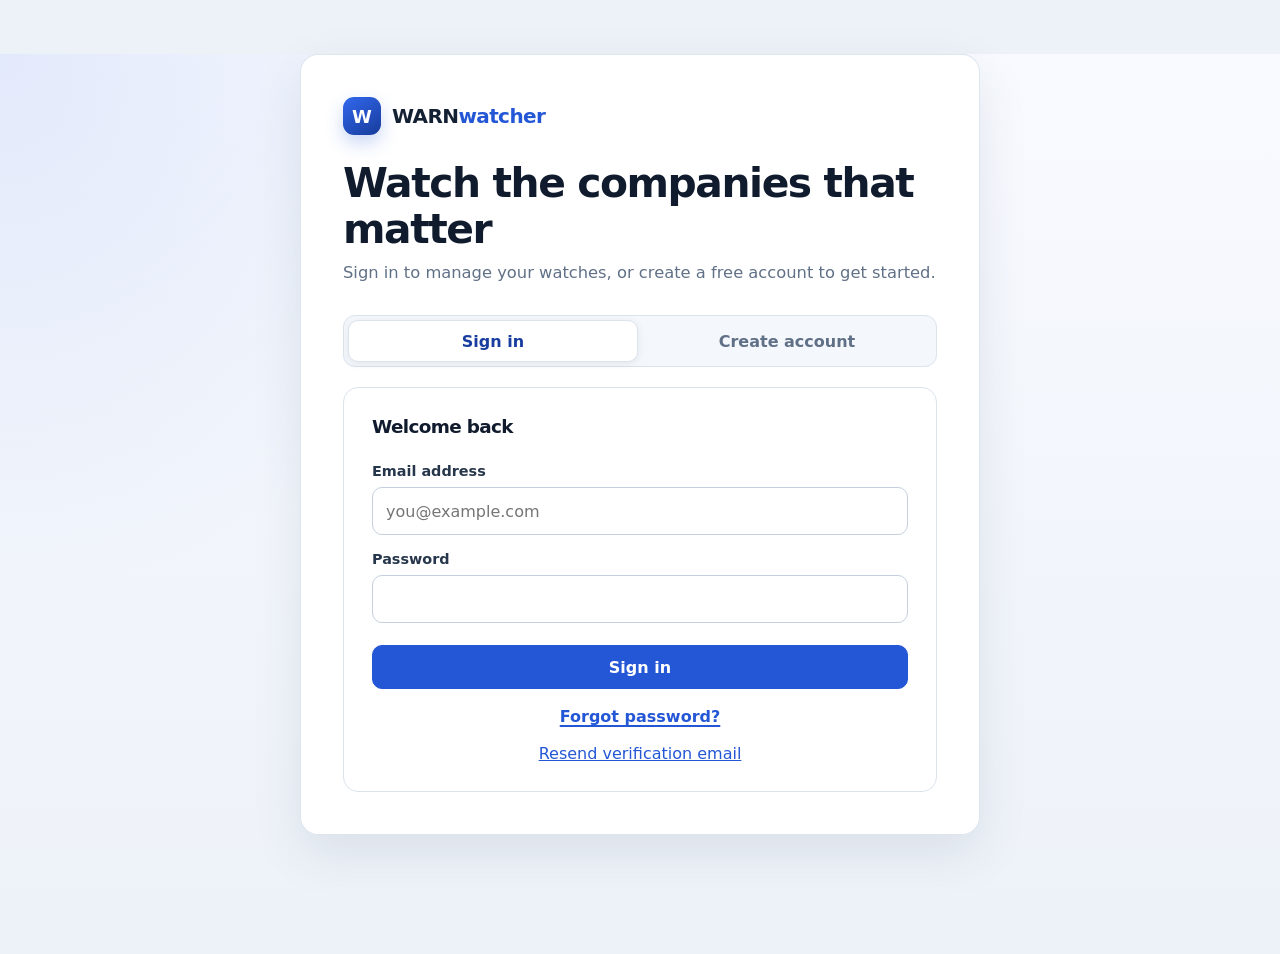
<file: frontend/index.html>
<!doctype html>
<html lang="en">
  <head>
    <meta charset="utf-8" />
    <meta name="viewport" content="width=device-width, initial-scale=1" />
    <meta name="theme-color" content="#2457d6" />
    <title>WARNwatcher</title>
    <link rel="stylesheet" href="./styles.css" />
  </head>
  <body>
    <main class="container">
      <header class="page-header">
        <a class="brand" href="./index.html" aria-label="WARNwatcher home">
          <span class="brand-mark" aria-hidden="true">W</span>
          <span class="brand-name">WARN<span>watcher</span></span>
        </a>
        <h1>Create a company watch</h1>
        <p>Get an email when a company appears in the WARN notice feed.</p>
      </header>

      <div class="account-bar">
        <p id="auth-summary"></p>
        <button id="logout" type="button" class="secondary">Log out</button>
      </div>

      <section class="panel" aria-labelledby="watch-heading">
        <h2 id="watch-heading">Watch criteria</h2>
        <form id="subscribe-form">
          <label for="company">Company name</label>
          <input id="company" name="company" type="text" autocomplete="organization" placeholder="e.g. Acme Corporation" required />

          <label for="state">State</label>
          <input id="state" name="state" type="text" value="CA" maxlength="2" autocapitalize="characters" aria-describedby="state-hint" />
          <p id="state-hint" class="field-hint">Use the two-letter state code.</p>

          <label for="min-employees">Minimum employees affected</label>
          <input id="min-employees" name="min_employees" type="number" inputmode="numeric" min="0" value="0" />

          <button type="submit">Create watch</button>
        </form>
      </section>

      <p id="status" role="status" aria-live="polite"></p>

      <nav class="quick-links" aria-label="Watchlist navigation">
        <a class="quick-link" href="./subscriptions.html">Manage watches<small>Edit, pause, or delete existing subscriptions.</small></a>
        <a class="quick-link" href="./notices.html">Browse WARN notices<small>Review the latest notices in the feed.</small></a>
      </nav>

      <p class="footer-note"><a href="./forgot-password.html">Change or reset your password</a></p>
    </main>

    <script src="./app.js"></script>
  </body>
</html>
</file>
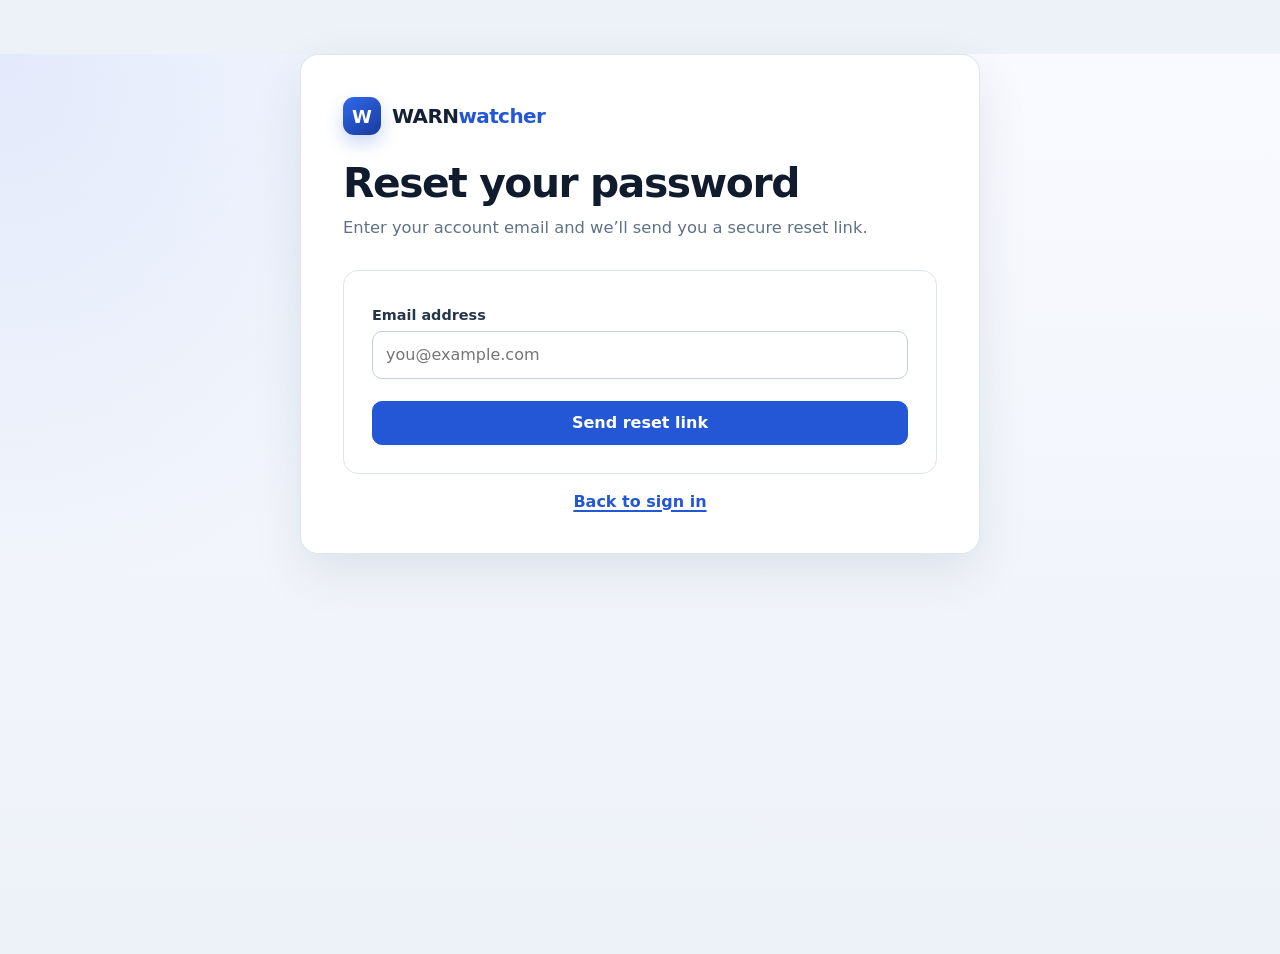
<file: frontend/forgot-password.html>
<!doctype html>
<html lang="en">
  <head>
    <meta charset="utf-8" />
    <meta name="viewport" content="width=device-width, initial-scale=1" />
    <meta name="theme-color" content="#2457d6" />
    <title>Forgot password · WARNwatcher</title>
    <link rel="stylesheet" href="./styles.css" />
  </head>
  <body>
    <main class="container">
      <header class="page-header">
        <a class="brand" href="./index.html" aria-label="WARNwatcher home">
          <span class="brand-mark" aria-hidden="true">W</span>
          <span class="brand-name">WARN<span>watcher</span></span>
        </a>
        <h1>Reset your password</h1>
        <p>Enter your account email and we’ll send you a secure reset link.</p>
      </header>

      <section class="panel">
        <form id="forgot-password-form">
          <label for="email">Email address</label>
          <input id="email" name="email" type="email" autocomplete="email" placeholder="you@example.com" required />
          <button type="submit">Send reset link</button>
        </form>
      </section>

      <p id="status" role="status" aria-live="polite"></p>
      <p class="text-link-row"><a href="./signup.html">Back to sign in</a></p>
    </main>

    <script src="./forgot-password.js"></script>
  </body>
</html>
</file>
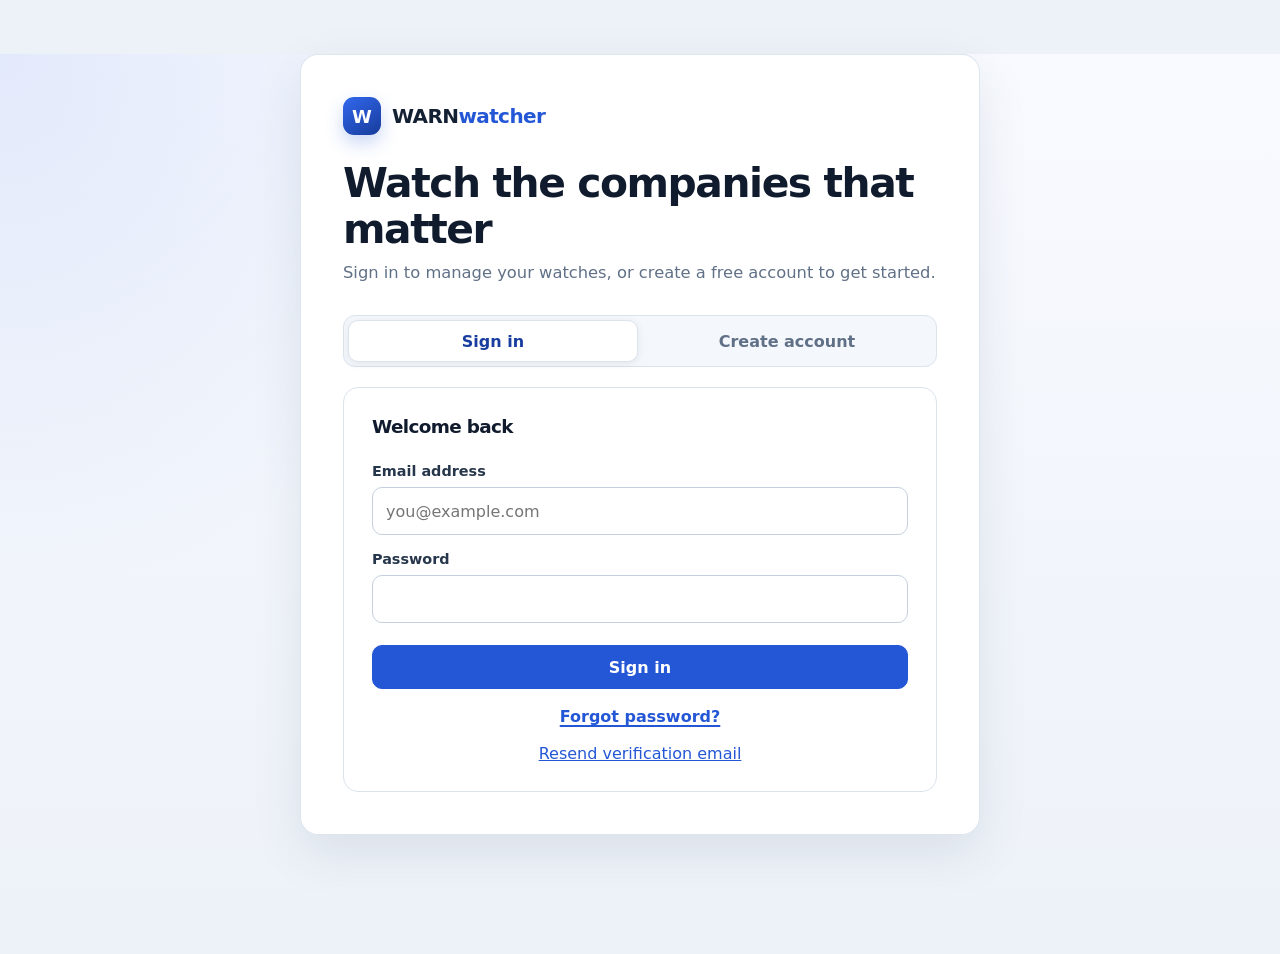
<file: frontend/notices.html>
<!doctype html>
<html lang="en">
  <head>
    <meta charset="utf-8" />
    <meta name="viewport" content="width=device-width, initial-scale=1" />
    <meta name="theme-color" content="#2457d6" />
    <title>Current WARN notices · WARNwatcher</title>
    <link rel="stylesheet" href="./styles.css" />
  </head>
  <body>
    <main class="container notices-container">
      <header class="page-header">
        <a class="brand" href="./index.html" aria-label="WARNwatcher home">
          <span class="brand-mark" aria-hidden="true">W</span>
          <span class="brand-name">WARN<span>watcher</span></span>
        </a>
        <h1>Current WARN notices</h1>
        <p>Review the companies and workforce reductions currently reported in the feed.</p>
      </header>

      <div class="account-bar">
        <p id="auth-summary"></p>
        <button id="logout" type="button" class="secondary">Log out</button>
      </div>

      <nav class="button-row" aria-label="Watchlist navigation">
        <a class="button-link" href="./index.html">Create watch</a>
        <a class="button-link secondary" href="./subscriptions.html">Manage watches</a>
        <button id="refresh" type="button" class="secondary">Refresh</button>
      </nav>

      <p id="status" role="status" aria-live="polite"></p>
      <section id="notices-list" aria-label="WARN notices"></section>
    </main>

    <script src="./notices.js"></script>
  </body>
</html>
</file>
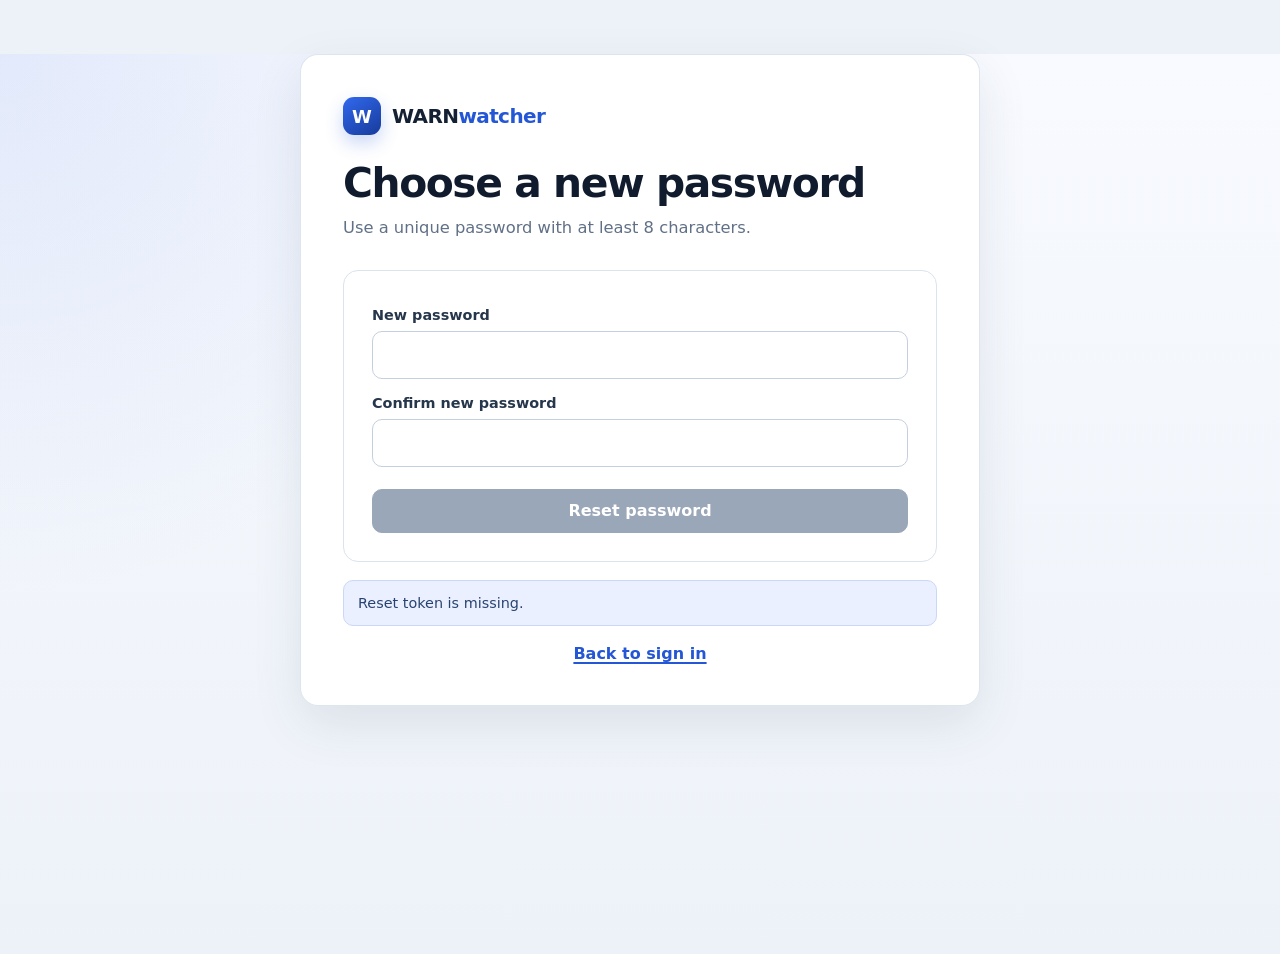
<file: frontend/reset-password.html>
<!doctype html>
<html lang="en">
  <head>
    <meta charset="utf-8" />
    <meta name="viewport" content="width=device-width, initial-scale=1" />
    <meta name="theme-color" content="#2457d6" />
    <title>Choose a new password · WARNwatcher</title>
    <link rel="stylesheet" href="./styles.css" />
  </head>
  <body>
    <main class="container">
      <header class="page-header">
        <a class="brand" href="./index.html" aria-label="WARNwatcher home">
          <span class="brand-mark" aria-hidden="true">W</span>
          <span class="brand-name">WARN<span>watcher</span></span>
        </a>
        <h1>Choose a new password</h1>
        <p>Use a unique password with at least 8 characters.</p>
      </header>

      <section class="panel">
        <form id="reset-password-form">
          <label for="password">New password</label>
          <input id="password" name="password" type="password" autocomplete="new-password" minlength="8" required />

          <label for="confirm-password">Confirm new password</label>
          <input id="confirm-password" name="confirm_password" type="password" autocomplete="new-password" minlength="8" required />

          <button type="submit">Reset password</button>
        </form>
      </section>

      <p id="status" role="status" aria-live="polite"></p>
      <p class="text-link-row"><a href="./signup.html">Back to sign in</a></p>
    </main>

    <script src="./reset-password.js"></script>
  </body>
</html>
</file>
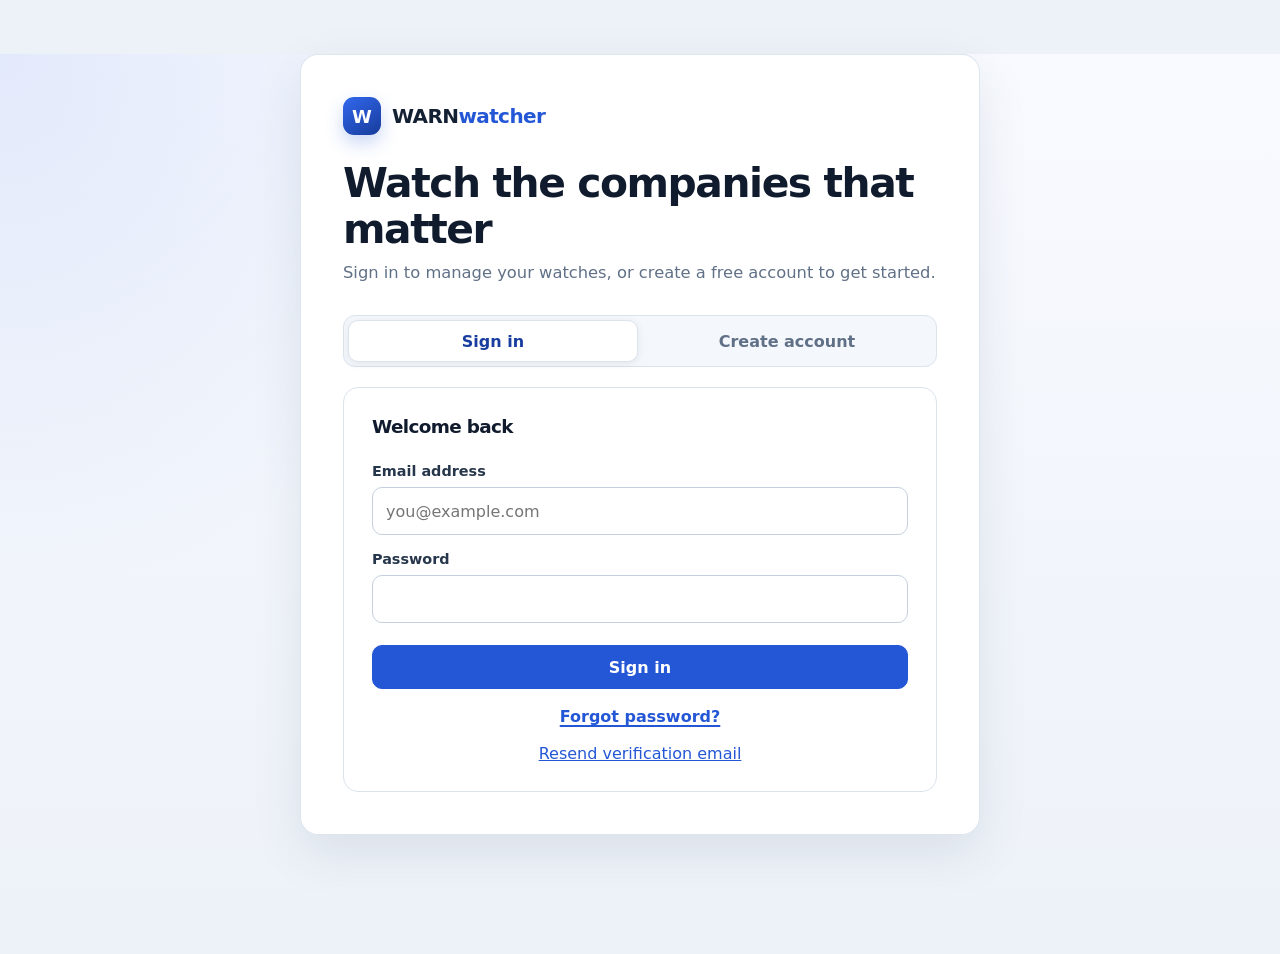
<file: frontend/signup.html>
<!doctype html>
<html lang="en">
  <head>
    <meta charset="utf-8" />
    <meta name="viewport" content="width=device-width, initial-scale=1" />
    <meta name="theme-color" content="#2457d6" />
    <title>Sign in · WARNwatcher</title>
    <link rel="stylesheet" href="./styles.css" />
  </head>
  <body>
    <main class="container">
      <header class="page-header">
        <a class="brand" href="./index.html" aria-label="WARNwatcher home">
          <span class="brand-mark" aria-hidden="true">W</span>
          <span class="brand-name">WARN<span>watcher</span></span>
        </a>
        <h1>Watch the companies that matter</h1>
        <p>Sign in to manage your watches, or create a free account to get started.</p>
      </header>

      <div class="auth-tabs" role="tablist" aria-label="Account access">
        <button class="auth-tab" id="login-tab" type="button" role="tab" aria-selected="true" aria-controls="login-panel">Sign in</button>
        <button class="auth-tab" id="signup-tab" type="button" role="tab" aria-selected="false" aria-controls="signup-panel">Create account</button>
      </div>

      <section class="panel" id="login-panel" role="tabpanel" aria-labelledby="login-tab">
        <h2>Welcome back</h2>
        <form id="login-form">
          <label for="login-email">Email address</label>
          <input id="login-email" name="email" type="email" autocomplete="email" placeholder="you@example.com" required />

          <label for="login-password">Password</label>
          <input id="login-password" name="password" type="password" autocomplete="current-password" required />

          <button type="submit">Sign in</button>
        </form>
        <p class="text-link-row"><a href="./forgot-password.html">Forgot password?</a></p>
        <p class="text-link-row"><button class="text-button" id="resend-verification" type="button">Resend verification email</button></p>
      </section>

      <section class="panel" id="signup-panel" role="tabpanel" aria-labelledby="signup-tab" hidden>
        <h2>Create your account</h2>
        <form id="signup-form">
          <label for="signup-email">Email address</label>
          <input id="signup-email" name="email" type="email" autocomplete="email" placeholder="you@example.com" required />

          <label for="signup-password">Password</label>
          <input id="signup-password" name="password" type="password" autocomplete="new-password" minlength="8" aria-describedby="password-hint" required />
          <p id="password-hint" class="field-hint">Use at least 8 characters.</p>

          <button type="submit">Create account</button>
        </form>
      </section>

      <p id="status" role="status" aria-live="polite"></p>
    </main>

    <script src="./signup.js"></script>
  </body>
</html>
</file>
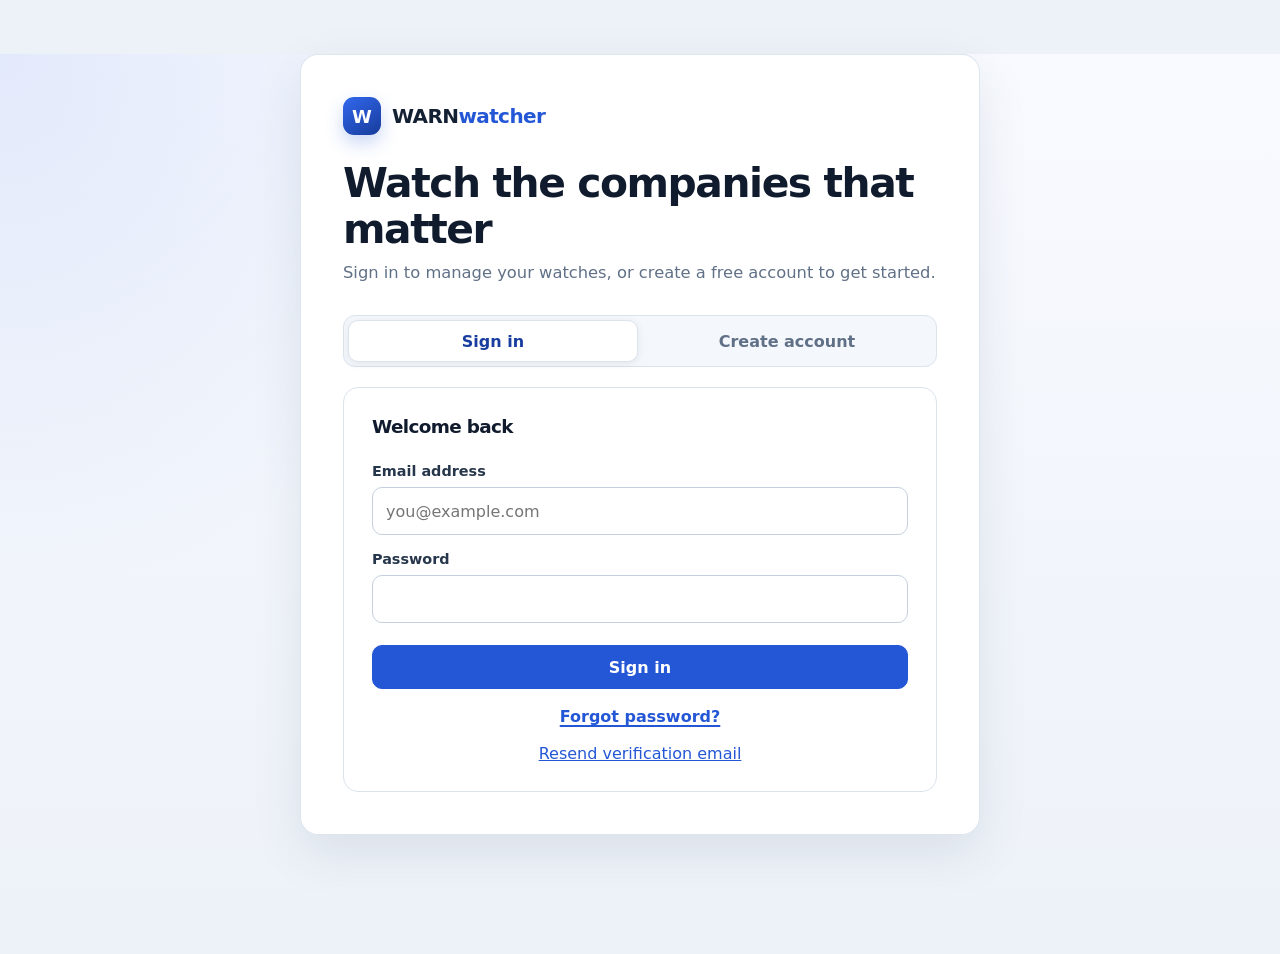
<file: frontend/subscriptions.html>
<!doctype html>
<html lang="en">
  <head>
    <meta charset="utf-8" />
    <meta name="viewport" content="width=device-width, initial-scale=1" />
    <meta name="theme-color" content="#2457d6" />
    <title>Your watches · WARNwatcher</title>
    <link rel="stylesheet" href="./styles.css" />
  </head>
  <body>
    <main class="container subscriptions-container">
      <header class="page-header">
        <a class="brand" href="./index.html" aria-label="WARNwatcher home">
          <span class="brand-mark" aria-hidden="true">W</span>
          <span class="brand-name">WARN<span>watcher</span></span>
        </a>
        <h1>Your company watches</h1>
        <p>Edit alert criteria, pause a watch, or remove one you no longer need.</p>
      </header>

      <div class="account-bar">
        <p id="auth-summary"></p>
        <button id="logout" type="button" class="secondary">Log out</button>
      </div>

      <nav class="button-row" aria-label="Watchlist navigation">
        <a class="button-link" href="./index.html">Create watch</a>
        <a class="button-link secondary" href="./notices.html">Browse notices</a>
        <button id="refresh" type="button" class="secondary">Refresh</button>
      </nav>

      <p id="status" role="status" aria-live="polite"></p>
      <form id="subscriptions-form">
        <section id="subscriptions-list" aria-label="Existing watches"></section>
        <button id="save-all" type="submit" disabled>Save changes</button>
      </form>
    </main>

    <script src="./subscriptions.js"></script>
  </body>
</html>
</file>
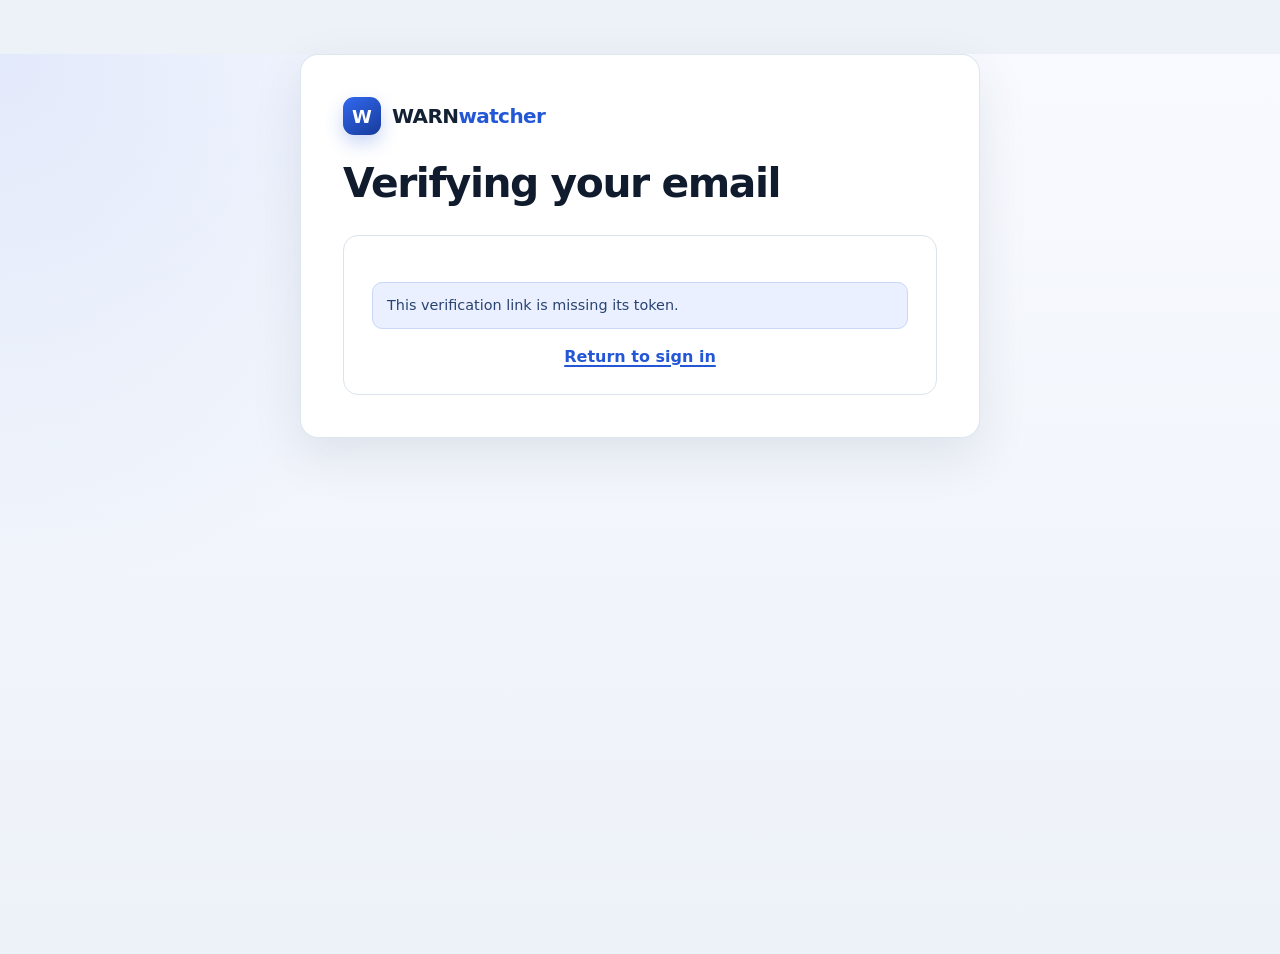
<file: frontend/verify-email.html>
<!doctype html>
<html lang="en">
  <head>
    <meta charset="utf-8" />
    <meta name="viewport" content="width=device-width, initial-scale=1" />
    <meta name="theme-color" content="#2457d6" />
    <title>Verify email · WARNwatcher</title>
    <link rel="stylesheet" href="./styles.css" />
  </head>
  <body>
    <main class="container">
      <header class="page-header">
        <a class="brand" href="./index.html" aria-label="WARNwatcher home">
          <span class="brand-mark" aria-hidden="true">W</span>
          <span class="brand-name">WARN<span>watcher</span></span>
        </a>
        <h1>Verifying your email</h1>
      </header>
      <section class="panel">
        <p id="status" role="status" aria-live="polite">Checking your verification link...</p>
        <p class="text-link-row"><a href="./signup.html">Return to sign in</a></p>
      </section>
    </main>
    <script src="./verify-email.js"></script>
  </body>
</html>
</file>
<file: frontend/styles.css>
:root {
  color-scheme: light;
  --ink: #142033;
  --muted: #607086;
  --line: #dbe3ed;
  --line-strong: #c5d0de;
  --surface: #ffffff;
  --surface-soft: #f4f7fb;
  --brand: #2457d6;
  --brand-dark: #193e9f;
  --brand-soft: #eaf0ff;
  --danger: #b42318;
  --danger-dark: #8f1c13;
  --shadow: 0 18px 50px rgba(35, 55, 80, 0.1);
  --radius: 18px;
}

* {
  box-sizing: border-box;
}

html {
  min-height: 100%;
  background: #edf2f8;
}

body {
  min-height: 100vh;
  margin: 0;
  font-family: Inter, ui-sans-serif, system-ui, -apple-system, BlinkMacSystemFont, "Segoe UI", sans-serif;
  color: var(--ink);
  background:
    radial-gradient(circle at top left, rgba(36, 87, 214, 0.1), transparent 34rem),
    linear-gradient(180deg, #f8faff 0%, #edf2f8 100%);
  -webkit-font-smoothing: antialiased;
}

button,
input {
  font: inherit;
}

a {
  color: var(--brand);
  font-weight: 650;
  text-decoration-thickness: 1.5px;
  text-underline-offset: 3px;
}

a:hover {
  color: var(--brand-dark);
}

a:focus-visible,
button:focus-visible,
input:focus-visible {
  outline: 3px solid rgba(36, 87, 214, 0.22);
  outline-offset: 2px;
}

.container {
  width: min(100% - 32px, 680px);
  margin: clamp(24px, 6vh, 64px) auto;
  padding: clamp(24px, 4vw, 42px);
  background: rgba(255, 255, 255, 0.97);
  border: 1px solid rgba(219, 227, 237, 0.92);
  border-radius: var(--radius);
  box-shadow: var(--shadow);
}

.notices-container {
  width: min(100% - 32px, 1500px);
  max-width: none;
}

.subscriptions-container {
  width: min(100% - 32px, 900px);
}

.brand {
  display: inline-flex;
  align-items: center;
  gap: 11px;
  color: var(--ink);
  text-decoration: none;
}

.brand-mark {
  display: grid;
  width: 38px;
  height: 38px;
  place-items: center;
  border-radius: 11px;
  color: #fff;
  background: linear-gradient(145deg, #3269ef, #173b9a);
  box-shadow: 0 8px 18px rgba(36, 87, 214, 0.24);
  font-size: 18px;
  font-weight: 850;
}

.brand-name {
  font-size: 1.25rem;
  font-weight: 800;
  letter-spacing: -0.03em;
}

.brand-name span {
  color: var(--brand);
}

.page-header {
  margin-bottom: 28px;
}

.page-header h1 {
  margin: 26px 0 8px;
}

.page-header > p:last-child,
.lead {
  max-width: 58ch;
  margin: 0;
  color: var(--muted);
  font-size: 1.02rem;
  line-height: 1.65;
}

h1,
h2 {
  color: #101b2d;
  letter-spacing: -0.035em;
}

h1 {
  margin: 0 0 10px;
  font-size: clamp(1.85rem, 5vw, 2.55rem);
  line-height: 1.12;
}

h2 {
  margin: 0 0 18px;
  font-size: 1.15rem;
}

.account-bar {
  display: flex;
  align-items: center;
  justify-content: space-between;
  gap: 16px;
  margin: 22px 0;
  padding: 12px 14px 12px 16px;
  border: 1px solid var(--line);
  border-radius: 12px;
  background: var(--surface-soft);
}

#auth-summary {
  min-width: 0;
  margin: 0;
  color: var(--muted);
  font-size: 0.9rem;
  overflow-wrap: anywhere;
}

.panel {
  padding: clamp(20px, 4vw, 28px);
  border: 1px solid var(--line);
  border-radius: 15px;
  background: var(--surface);
}

.panel + .panel {
  margin-top: 18px;
}

form {
  display: grid;
  gap: 8px;
}

label {
  margin-top: 8px;
  color: #26364b;
  font-size: 0.9rem;
  font-weight: 720;
}

.field-hint {
  margin: -2px 0 4px;
  color: var(--muted);
  font-size: 0.82rem;
}

input {
  width: 100%;
  min-height: 48px;
  padding: 11px 13px;
  color: var(--ink);
  background: #fff;
  border: 1px solid var(--line-strong);
  border-radius: 10px;
  transition: border-color 160ms ease, box-shadow 160ms ease;
}

input:hover {
  border-color: #9facc0;
}

input:focus {
  border-color: var(--brand);
  box-shadow: 0 0 0 4px rgba(36, 87, 214, 0.1);
  outline: 0;
}

button,
.button-link {
  display: inline-flex;
  min-height: 44px;
  align-items: center;
  justify-content: center;
  gap: 8px;
  padding: 10px 16px;
  color: #fff;
  background: var(--brand);
  border: 1px solid var(--brand);
  border-radius: 10px;
  font-weight: 750;
  line-height: 1.2;
  text-decoration: none;
  cursor: pointer;
  transition: transform 150ms ease, background 150ms ease, border-color 150ms ease, box-shadow 150ms ease;
}

form > button[type="submit"] {
  width: 100%;
  margin-top: 14px;
}

button:hover,
.button-link:hover {
  color: #fff;
  background: var(--brand-dark);
  border-color: var(--brand-dark);
  box-shadow: 0 7px 16px rgba(36, 87, 214, 0.18);
  transform: translateY(-1px);
}

button.secondary,
.button-link.secondary {
  color: #34445a;
  background: #fff;
  border-color: var(--line-strong);
}

button.secondary:hover,
.button-link.secondary:hover {
  color: var(--ink);
  background: var(--surface-soft);
  border-color: #9facc0;
  box-shadow: none;
}

button.danger {
  color: var(--danger);
  background: #fff;
  border-color: #f1b5b0;
}

button.danger:hover {
  color: #fff;
  background: var(--danger);
  border-color: var(--danger);
  box-shadow: 0 7px 16px rgba(180, 35, 24, 0.15);
}

button:disabled {
  color: #fff;
  background: #9aa7b8;
  border-color: #9aa7b8;
  box-shadow: none;
  cursor: not-allowed;
  transform: none;
}

.button-row {
  display: flex;
  gap: 10px;
  align-items: center;
  flex-wrap: wrap;
  margin: 20px 0;
}

.button-row button {
  margin: 0;
}

.quick-links {
  display: grid;
  grid-template-columns: repeat(2, minmax(0, 1fr));
  gap: 12px;
  margin-top: 20px;
}

.quick-link {
  display: block;
  padding: 16px;
  color: var(--ink);
  background: var(--surface-soft);
  border: 1px solid var(--line);
  border-radius: 12px;
  text-decoration: none;
}

.quick-link:hover {
  color: var(--brand-dark);
  background: var(--brand-soft);
  border-color: #bdccf5;
}

.quick-link small {
  display: block;
  margin-top: 4px;
  color: var(--muted);
  font-weight: 500;
  line-height: 1.4;
}

.text-link-row {
  margin: 18px 0 0;
  text-align: center;
}

.text-button,
.text-button:hover {
  min-height: 0;
  padding: 0;
  color: var(--brand);
  background: transparent;
  border: 0;
  border-radius: 0;
  box-shadow: none;
  font: inherit;
  text-decoration: underline;
  transform: none;
}

.text-button:hover {
  color: var(--brand-dark);
}

.auth-tabs {
  display: grid;
  grid-template-columns: 1fr 1fr;
  gap: 4px;
  margin-bottom: 20px;
  padding: 4px;
  background: var(--surface-soft);
  border: 1px solid var(--line);
  border-radius: 12px;
}

.auth-tab {
  min-height: 42px;
  margin: 0;
  color: var(--muted);
  background: transparent;
  border-color: transparent;
  box-shadow: none;
}

.auth-tab:hover {
  color: var(--ink);
  background: #fff;
  border-color: transparent;
  box-shadow: none;
  transform: none;
}

.auth-tab[aria-selected="true"] {
  color: var(--brand-dark);
  background: #fff;
  border-color: var(--line);
  box-shadow: 0 2px 8px rgba(35, 55, 80, 0.08);
}

[hidden] {
  display: none !important;
}

#status {
  min-height: 0;
  margin: 18px 0 0;
  padding: 12px 14px;
  color: #294371;
  background: var(--brand-soft);
  border: 1px solid #cbd7f7;
  border-radius: 10px;
  font-size: 0.9rem;
  line-height: 1.45;
}

#status:empty {
  display: none;
}

.muted {
  color: var(--muted);
}

.subscriptions-table-wrap {
  width: 100%;
  max-width: 100%;
  min-width: 0;
  margin-top: 18px;
  overflow-x: auto;
  border: 1px solid var(--line);
  border-radius: 13px;
}

#subscriptions-form,
#subscriptions-list {
  min-width: 0;
}

.subscriptions-table {
  width: 100%;
  border-collapse: collapse;
  font-size: 0.9rem;
}

.subscriptions-table th,
.subscriptions-table td {
  padding: 12px;
  text-align: left;
  vertical-align: middle;
  border-bottom: 1px solid var(--line);
}

.subscriptions-table tr:last-child td {
  border-bottom: 0;
}

.subscriptions-table th {
  color: #42536a;
  background: var(--surface-soft);
  font-size: 0.78rem;
  font-weight: 800;
  letter-spacing: 0.035em;
  text-transform: uppercase;
}

.subscriptions-table tbody tr:hover {
  background: #fafcff;
}

.subscriptions-table td input[type="text"],
.subscriptions-table td input[type="number"] {
  min-width: 120px;
}

.subscriptions-table td:first-child input {
  min-width: 220px;
}

.subscription-card {
  margin-top: 12px;
  padding: 16px;
  border: 1px solid var(--line);
  border-radius: 12px;
}

.checkbox-row {
  display: flex;
  gap: 8px;
  align-items: center;
}

.enabled-cell {
  text-align: center;
}

input[type="checkbox"] {
  width: 20px;
  min-height: 20px;
  accent-color: var(--brand);
}

.notices-table th,
.notices-table td {
  white-space: normal;
  overflow-wrap: anywhere;
}

.footer-note {
  margin: 26px 0 0;
  color: var(--muted);
  font-size: 0.86rem;
  text-align: center;
}

@media (max-width: 620px) {
  .container,
  .subscriptions-container,
  .notices-container {
    width: min(100% - 20px, 100%);
    margin: 10px auto;
    padding: 24px 18px;
    border-radius: 15px;
  }

  .quick-links {
    grid-template-columns: 1fr;
  }

  .button-row {
    display: grid;
    grid-template-columns: 1fr;
  }

  .button-row > * {
    width: 100%;
  }

  .account-bar {
    align-items: stretch;
    flex-direction: column;
  }
}

@media (prefers-reduced-motion: reduce) {
  *,
  *::before,
  *::after {
    scroll-behavior: auto !important;
    transition-duration: 0.01ms !important;
  }
}
</file>
